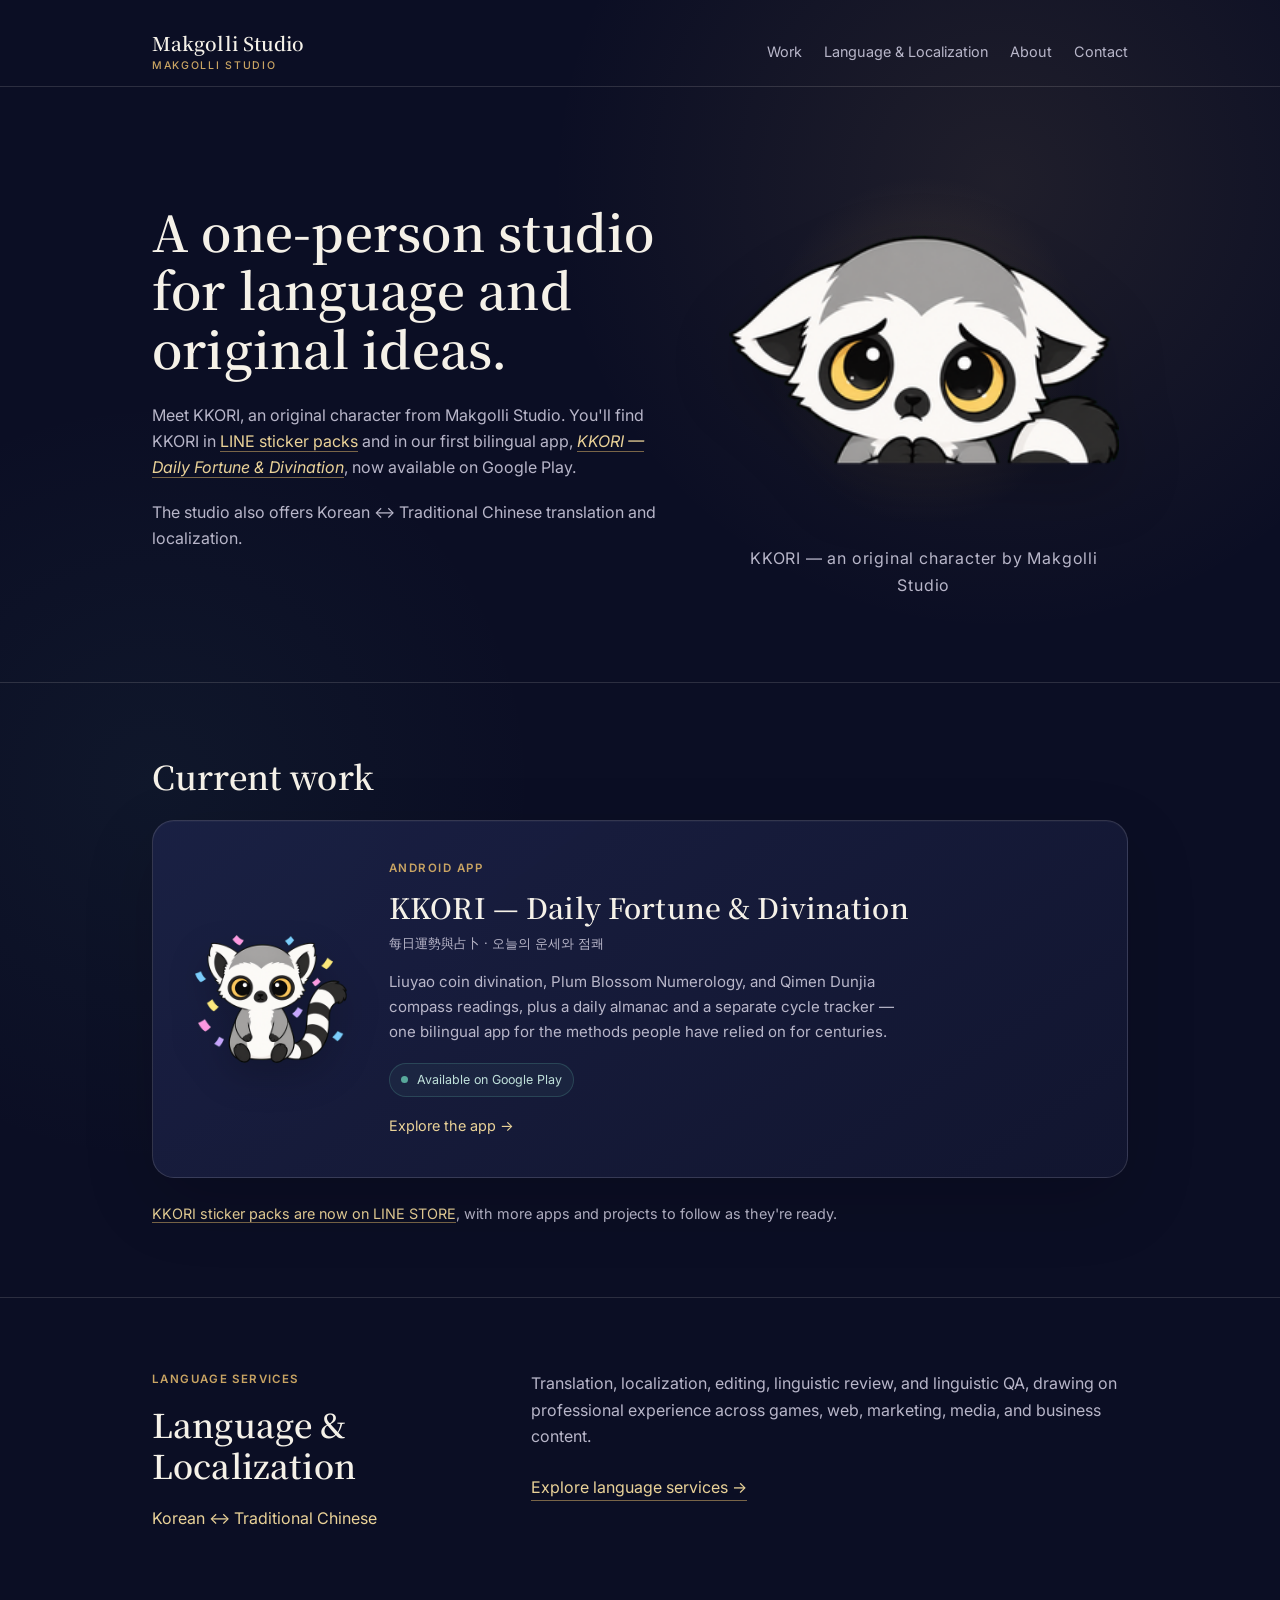
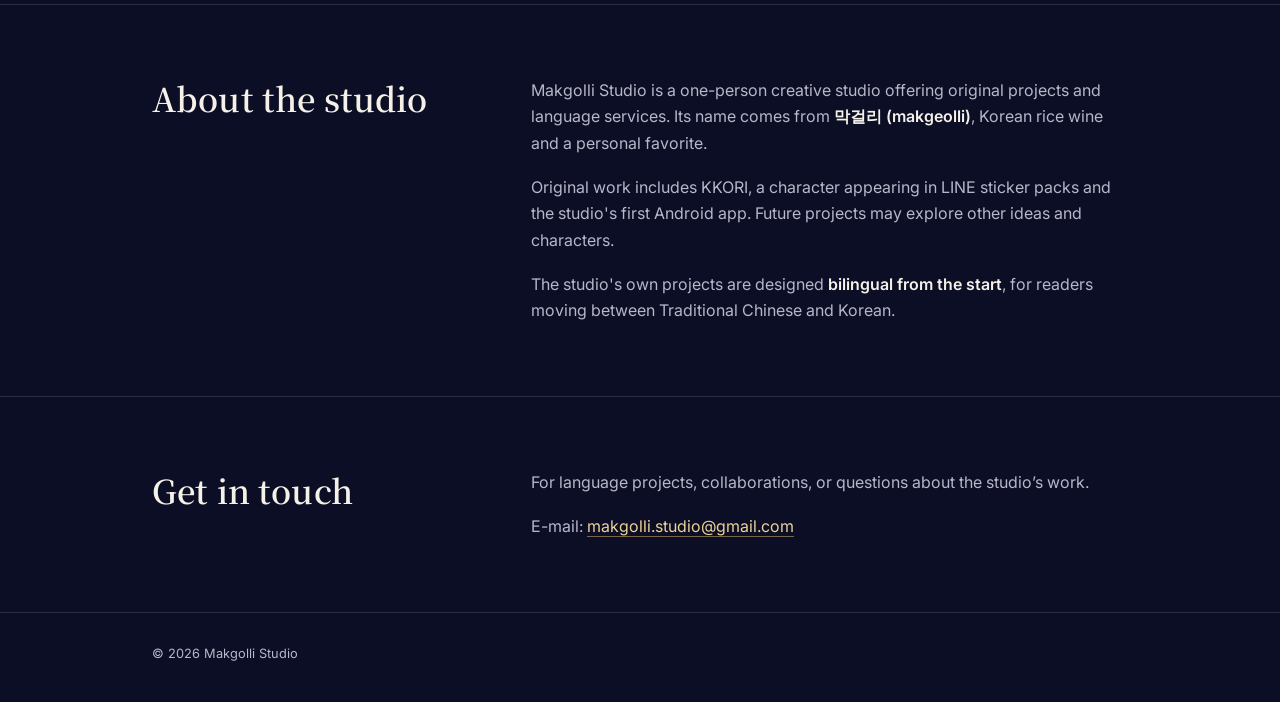
<file: index.html>
<!DOCTYPE html>
<html lang="en">
<head>
<meta name="google-site-verification" content="RXZldh5EI_qZjzKBdq91UYGep670wEVtq92VO8Ivunc" />
<meta charset="UTF-8">
<meta name="viewport" content="width=device-width, initial-scale=1.0">
<title>Makgolli Studio</title>
<meta name="description" content="Makgolli Studio creates original character projects, including KKORI sticker packs and KKORI — Daily Fortune & Divination, its first bilingual Android app. The studio also offers Korean ↔ Traditional Chinese translation and localization.">
<link rel="preconnect" href="https://fonts.googleapis.com">
<link rel="preconnect" href="https://fonts.gstatic.com" crossorigin>
<link href="https://fonts.googleapis.com/css2?family=Noto+Serif+TC:wght@400;600;700&amp;family=Inter:wght@400;500;600&amp;display=swap" rel="stylesheet">
<link rel="icon" type="image/png" href="assets/favicon.png">
<link rel="stylesheet" href="assets/studio.css">
<style>
  .hero{
    padding: 68px 0 84px;
  }
  .hero .wrap{
    display: grid;
    grid-template-columns: 1.12fr 0.88fr;
    align-items: center;
    gap: 48px;
  }
  .hero h1{
    max-width: 19ch;
    margin: 0 0 24px;
  }
  .hero p{
    max-width: 53ch;
    margin: 0;
    color: var(--paper-dim);
    font-size: 1rem;
  }
  .mascot-frame{
    justify-self: center;
    width: min(390px, 78vw);
    position: relative;
    display: flex;
    flex-direction: column;
    align-items: center;
  }
  .mascot-frame::before{
    content: "";
    position: absolute;
    inset: -12% -8% 0;
    z-index: 0;
    border-radius: 50%;
    background: radial-gradient(closest-side, rgba(201,164,99,0.2), transparent 70%);
  }
  .mascot-frame img{
    position: relative;
    width: 100%;
    height: auto;
    display: block;
    filter: drop-shadow(0 22px 32px rgba(0,0,0,0.22));
    animation: mascot-breathe 4.5s ease-in-out infinite;
  }
  .mascot-caption{
    position: relative;
    margin: 13px 0 0;
    color: var(--paper-dim);
    font-size: 0.75rem;
    letter-spacing: 0.05em;
    text-align: center;
  }
  @keyframes mascot-breathe{
    0%, 100% { transform: translateY(0); }
    50% { transform: translateY(-5px); }
  }

  .work-card{
    display: grid;
    grid-template-columns: 160px 1fr;
    gap: 38px;
    align-items: center;
    padding: 38px;
    color: inherit;
    text-decoration: none;
    border: 1px solid var(--ink-line);
    border-radius: 22px;
    background: linear-gradient(145deg, rgba(27,33,69,0.94), rgba(18,22,48,0.96));
    box-shadow: 0 24px 70px rgba(0,0,0,0.16), inset 0 1px rgba(255,255,255,0.03);
    transition: border-color 0.2s ease, transform 0.2s ease, box-shadow 0.2s ease;
  }
  .work-card:hover, .work-card:focus-visible{
    transform: translateY(-4px);
    border-color: rgba(201,164,99,0.72);
    box-shadow: 0 30px 80px rgba(0,0,0,0.24), inset 0 1px rgba(255,255,255,0.04);
  }
  .work-glyph{
    width: 100%;
    height: auto;
    display: block;
    filter: drop-shadow(0 14px 18px rgba(0,0,0,0.2));
  }
  .work-tag{
    margin: 0 0 12px;
    color: var(--brass);
    font-size: 0.72rem;
    font-weight: 600;
    letter-spacing: 0.13em;
    text-transform: uppercase;
  }
  .work-title{
    margin: 0 0 8px;
    font-size: clamp(1.35rem, 2.6vw, 1.75rem);
    line-height: 1.25;
  }
  .work-native{
    margin: 0 0 16px;
    color: var(--paper-dim);
    font-size: 0.8rem;
  }
  .work-desc{
    max-width: 59ch;
    margin: 0 0 18px;
    color: var(--paper-dim);
    font-size: 0.94rem;
  }
  .work-status{
    display: inline-flex;
    align-items: center;
    gap: 9px;
    padding: 6px 11px;
    color: #bfe0da;
    border: 1px solid rgba(88,168,155,0.25);
    border-radius: 999px;
    background: rgba(88,168,155,0.08);
    font-size: 0.78rem;
  }
  .work-status .dot{
    width: 7px;
    height: 7px;
    border-radius: 50%;
    background: var(--teal);
  }
  .work-link{
    display: inline-block;
    margin-top: 17px;
    color: var(--brass-bright);
    font-size: 0.9rem;
  }
  .more-work{
    margin: 24px 0 0;
    color: var(--paper-dim);
    font-size: 0.9rem;
  }

  .about p, .contact p{
    max-width: 66ch;
    color: var(--paper-dim);
    font-size: 1rem;
  }
  .about p + p{ margin-top: 18px; }
  .about strong{ color: var(--paper); font-weight: 600; }

  .hero p + p{ margin-top: 18px; }
  .language-summary h2{ margin-bottom: 20px; }
  .language-pair{ margin: 0; color: var(--brass-bright); font-size: 1rem; }
  .summary-copy{ color: var(--paper-dim); margin: 0 0 18px; }
  .summary-link{ display: inline-block; margin-top: 6px; }
  .about p, .contact p{ margin: 0 0 18px; }
  .about p:last-child, .contact p:last-child{ margin-bottom: 0; }
  .contact a{ overflow-wrap: anywhere; }
  @media (max-width: 760px){
    .hero{ padding: 48px 0 64px; }
    .hero .wrap{ grid-template-columns: 1fr; gap: 38px; }
    .mascot-frame{ width: 210px; }
    .work-card{ grid-template-columns: 86px 1fr; gap: 22px; padding: 26px; }
  }
  @media (max-width: 500px){
    .work-card{ grid-template-columns: 1fr; }
    .work-glyph{ width: 86px; }
  }

</style>
<link rel="stylesheet" href="assets/studio-interactions.css?v=20261005-2">
<script src="assets/studio-interactions.js?v=20261005-2" defer></script>
</head>
<body>
<a class="skip-link" href="#top">Skip to content</a>

<header>
  <div class="wrap">
    <a class="brand" href="index.html">Makgolli Studio<small>MAKGOLLI STUDIO</small></a>
    <nav class="site-nav" aria-label="Main navigation">
      <ul>
        <li><a href="#work">Work</a></li>
        <li><a href="language-localization.html">Language &amp; Localization</a></li>
        <li><a href="#about">About</a></li>
        <li><a href="#contact">Contact</a></li>
      </ul>
    </nav>
  </div>
</header>

<main id="top">

  <section class="hero">
    <div class="wrap">
      <div>
        <h1 class="page-title">A one-person studio for language and original ideas.</h1>
        <p>Meet KKORI, an original character from Makgolli Studio. You'll find KKORI in <a href="https://store.line.me/stickershop/author/6618095" class="inline-link">LINE sticker packs</a> and in our first bilingual app, <a href="kkori.html" class="inline-link"><em>KKORI &mdash; Daily Fortune &amp; Divination</em></a>, now available on Google Play.</p>
        <p>The studio also offers Korean &harr; Traditional Chinese translation and localization.</p>
      </div>
      <div class="mascot-frame">
        <img src="assets/favicon.png" alt="KKORI, the studio's ring-tailed lemur mascot" width="256" height="256" loading="eager">
        <p class="mascot-caption">KKORI &mdash; an original character by Makgolli Studio</p>
      </div>
    </div>
  </section>

  <section id="work">
    <div class="wrap">
      <h2 class="eyebrow-free-heading">Current work</h2>

      <a class="work-card" href="kkori.html">
        <img class="work-glyph" src="assets/kkori-mascot.png" alt="KKORI, the studio's ring-tailed lemur mascot" loading="lazy">
        <div>
          <p class="work-tag">Android app</p>
          <h3 class="work-title">KKORI &mdash; Daily Fortune &amp; Divination</h3>
          <p class="work-native">每日運勢與占卜 &middot; 오늘의 운세와 점쾌</p>
          <p class="work-desc">Liuyao coin divination, Plum Blossom Numerology, and Qimen Dunjia compass readings, plus a daily almanac and a separate cycle tracker &mdash; one bilingual app for the methods people have relied on for centuries.</p>
          <span class="work-status"><span class="dot"></span> Available on Google Play</span>
          <br>
          <span class="work-link">Explore the app &rarr;</span>
        </div>
      </a>

      <p class="more-work"><a href="https://store.line.me/stickershop/author/6618095" class="inline-link">KKORI sticker packs are now on LINE STORE</a>, with more apps and projects to follow as they're ready.</p>
    </div>
  </section>

  <section id="language" aria-labelledby="language-heading">
    <div class="wrap section-layout language-summary">
      <div>
        <p class="section-label">Language services</p>
        <h2 id="language-heading" class="eyebrow-free-heading">Language &amp; Localization</h2>
        <p class="language-pair">Korean &harr; Traditional Chinese</p>
      </div>
      <div>
        <p class="summary-copy">Translation, localization, editing, linguistic review, and linguistic QA, drawing on professional experience across games, web, marketing, media, and business content.</p>
        <a class="inline-link summary-link" href="language-localization.html">Explore language services &rarr;</a>
      </div>
    </div>
  </section>

  <section id="about" class="about">
    <div class="wrap section-layout">
      <h2 class="eyebrow-free-heading">About the studio</h2>
      <div>
        <p>Makgolli Studio is a one-person creative studio offering original projects and language services. Its name comes from <strong>막걸리 (makgeolli)</strong>, Korean rice wine and a personal favorite.</p>
        <p>Original work includes KKORI, a character appearing in LINE sticker packs and the studio's first Android app. Future projects may explore other ideas and characters.</p>
        <p>The studio's own projects are designed <strong>bilingual from the start</strong>, for readers moving between Traditional Chinese and Korean.</p>
      </div>
    </div>
  </section>

  <section id="contact" class="contact">
    <div class="wrap section-layout">
      <h2 class="eyebrow-free-heading">Get in touch</h2>
      <div>
        <p class="contact-context">For language projects, collaborations, or questions about the studio’s work.</p>
        <p>E-mail: <a href="mailto:makgolli.studio@gmail.com" class="inline-link">makgolli.studio@gmail.com</a></p>
      </div>
    </div>
  </section>

</main>

<footer>
  <div class="wrap">
    <span>&copy; 2026 Makgolli Studio</span>
  </div>
</footer>

</body>
</html>
</file>
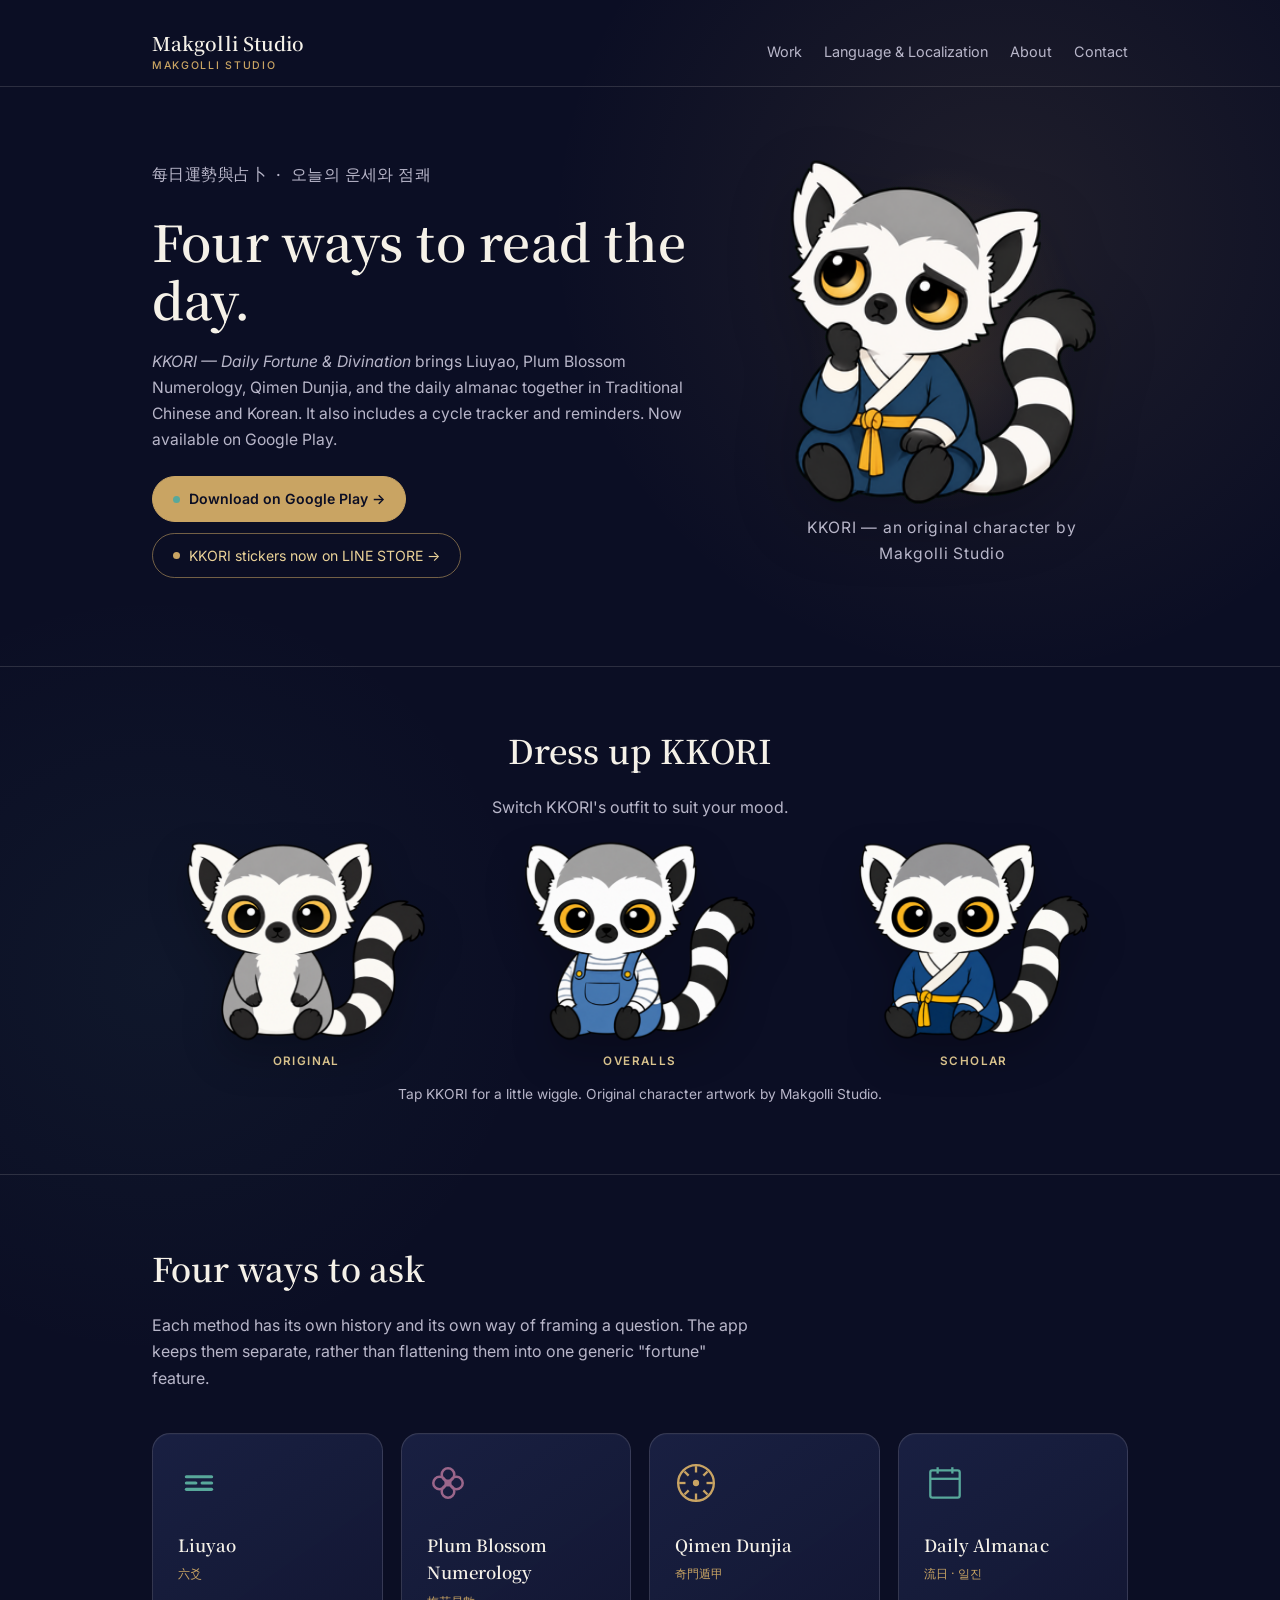
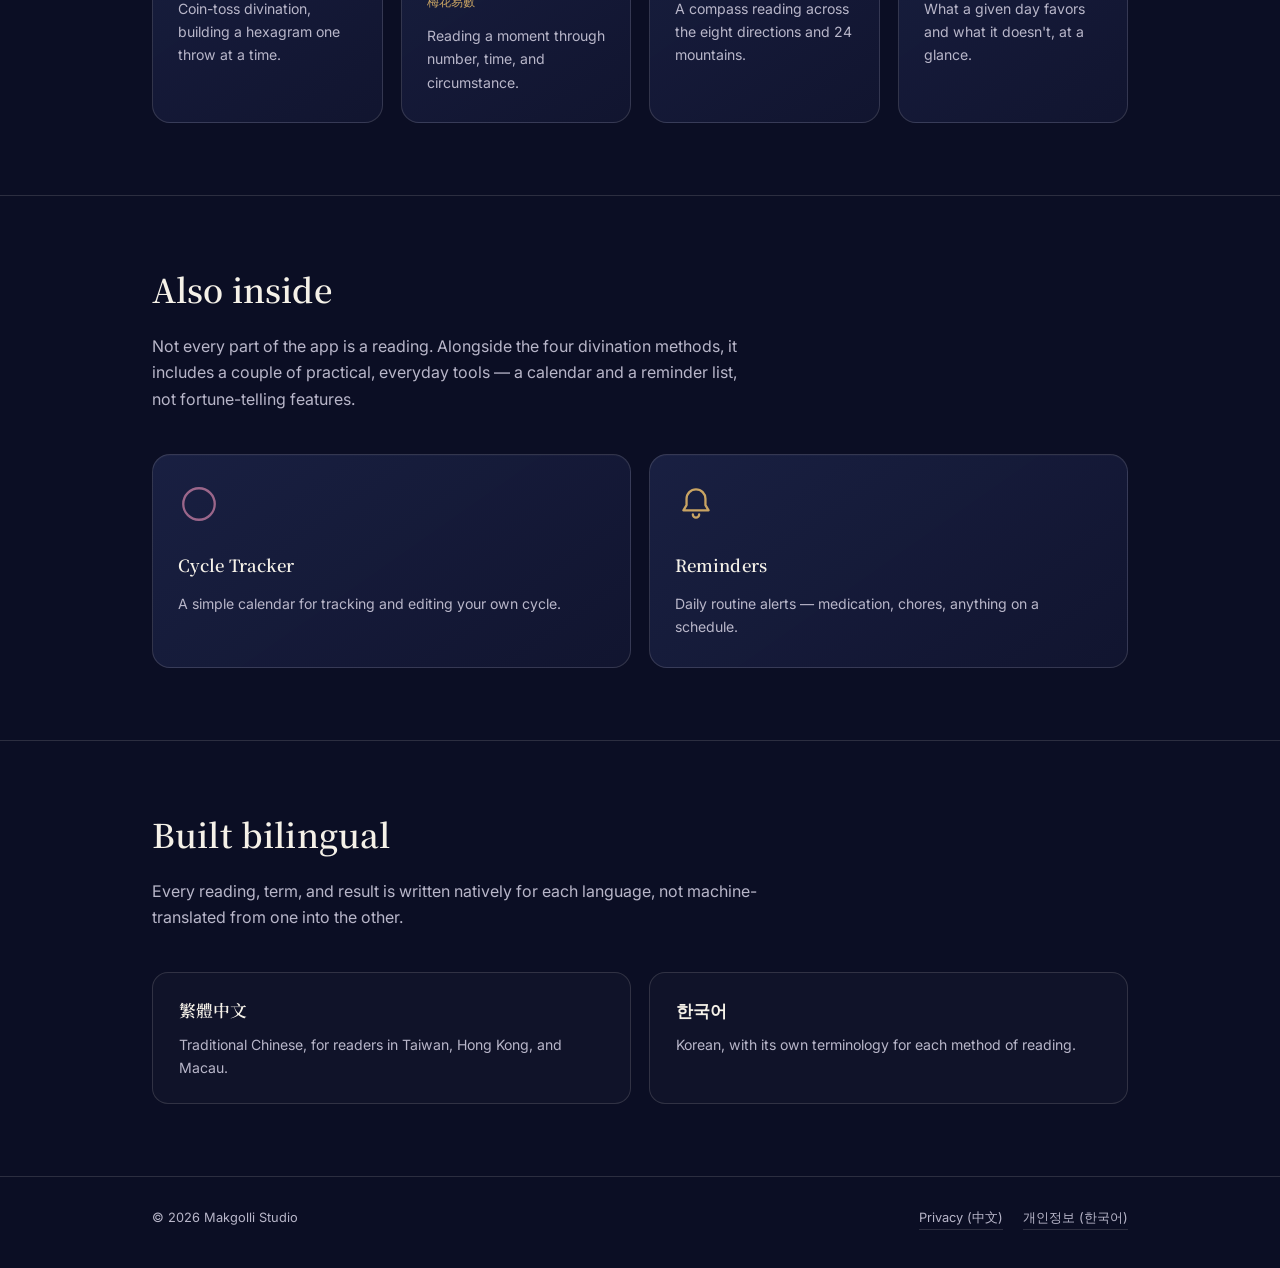
<file: kkori.html>
<!DOCTYPE html>
<html lang="en">
<head>
<meta charset="UTF-8">
<meta name="viewport" content="width=device-width, initial-scale=1.0">
<title>KKORI &mdash; Daily Fortune &amp; Divination | Makgolli Studio</title>
<meta name="description" content="KKORI &mdash; Daily Fortune &amp; Divination is a bilingual divination app from Makgolli Studio, now available on Google Play, with Liuyao, Plum Blossom Numerology, Qimen Dunjia, daily almanac, reminders, and a cycle tracker.">
<link rel="preconnect" href="https://fonts.googleapis.com">
<link rel="preconnect" href="https://fonts.gstatic.com" crossorigin>
<link href="https://fonts.googleapis.com/css2?family=Noto+Serif+TC:wght@400;600;700&amp;family=Inter:wght@400;500;600&amp;display=swap" rel="stylesheet">
<link rel="icon" type="image/png" href="assets/favicon.png">
<link rel="stylesheet" href="assets/studio.css">
<style>
  .hero{ padding: 62px 0 76px; }
  .hero .wrap{
    display: grid;
    grid-template-columns: 1.2fr 0.8fr;
    align-items: center;
    gap: 46px;
  }
  .kicker{
    margin: 0 0 18px;
    color: var(--brass);
    font-size: 0.82rem;
    font-weight: 500;
    letter-spacing: 0.03em;
  }
  .hero h1{
    max-width: 20ch;
    margin: 0 0 20px;
  }
  .hero p{
    max-width: 58ch;
    margin: 0 0 24px;
    color: var(--paper-dim);
    font-size: 0.98rem;
  }
  .badge-group{
    display: flex;
    align-items: center;
    flex-wrap: wrap;
    gap: 11px;
  }
  .badge-group .dot{ width: 7px; height: 7px; border-radius: 50%; background: var(--teal); flex-shrink: 0; }
  .badge-group .dot-live{ background: var(--brass); }
  .mascot-frame{
    justify-self: center;
    width: min(330px, 68vw);
    position: relative;
    display: flex;
    flex-direction: column;
    align-items: center;
  }
  .mascot-frame::before{
    content: "";
    position: absolute;
    inset: -13% -8% 1%;
    z-index: 0;
    border-radius: 50%;
    background: radial-gradient(closest-side, rgba(201,164,99,0.2), transparent 70%);
  }
  .mascot-frame img{
    position: relative;
    width: 100%;
    height: auto;
    display: block;
    filter: drop-shadow(0 22px 32px rgba(0,0,0,0.22));
    animation: mascot-breathe 4.5s ease-in-out infinite;
  }
  .mascot-caption{
    position: relative;
    margin: 13px 0 0;
    color: var(--paper-dim);
    font-size: 0.75rem;
    letter-spacing: 0.05em;
    text-align: center;
  }
  @keyframes mascot-breathe{
    0%, 100% { transform: translateY(0); }
    50% { transform: translateY(-5px); }
  }

  .section-intro{
    max-width: 61ch;
    margin: 0 0 42px;
    color: var(--paper-dim);
  }

  #outfits{ padding: 62px 0 68px; }
  #outfits .wrap{ text-align: center; }
  #outfits .section-intro{ margin: 0 auto 12px; }
  .outfit-lineup{
    display: grid;
    grid-template-columns: repeat(3, minmax(0, 1fr));
    align-items: end;
    gap: clamp(12px, 2vw, 26px);
    width: 100%;
    margin: 0 auto;
  }
  .look-item{
    min-width: 0;
    margin: 0;
    text-align: center;
  }
  .look-image{
    display: block;
    width: 125%;
    max-width: 400px;
    height: auto;
    margin: 0 0 0 -12.5%;
    object-fit: contain;
    filter: drop-shadow(0 18px 20px rgba(0,0,0,0.22));
    transition: transform 0.25s ease;
  }
  .look-item:hover .look-image{ transform: translateY(-5px); }
  .look-name{
    margin-top: 0;
    color: var(--brass-bright);
    font-size: 0.73rem;
    font-weight: 600;
    letter-spacing: 0.12em;
    text-transform: uppercase;
  }
  .lineup-note{
    max-width: 62ch;
    margin: 12px auto 0;
    color: var(--paper-dim);
    font-size: 0.86rem;
  }

  .features{
    display: grid;
    grid-template-columns: repeat(auto-fit, minmax(205px, 1fr));
    gap: 18px;
  }
  .feature{
    min-height: 100%;
    padding: 28px 25px;
    border: 1px solid var(--ink-line);
    border-radius: 18px;
    background: linear-gradient(145deg, rgba(27,33,69,0.92), rgba(18,22,48,0.94));
    box-shadow: inset 0 1px rgba(255,255,255,0.025);
    transition: transform 0.2s ease, border-color 0.2s ease;
  }
  .feature:hover{
    transform: translateY(-3px);
    border-color: rgba(201,164,99,0.45);
  }
  .feature svg{
    width: 42px;
    height: 42px;
    margin-bottom: 20px;
  }
  .feature h3{
    margin: 0 0 5px;
    font-size: 1.05rem;
  }
  .feature .native{
    margin: 0 0 12px;
    color: var(--brass);
    font-family: 'Inter', sans-serif;
    font-size: 0.77rem;
  }
  .feature p{
    margin: 0;
    color: var(--paper-dim);
    font-size: 0.88rem;
  }

  .languages{
    display: grid;
    grid-template-columns: repeat(2, minmax(0, 1fr));
    gap: 18px;
  }
  .lang-card{
    padding: 24px 26px;
    border: 1px solid var(--ink-line);
    border-radius: 16px;
    background: rgba(255,255,255,0.025);
  }
  .lang-card h3{
    margin: 0 0 8px;
    font-size: 1.05rem;
  }
  .lang-card p{
    margin: 0;
    color: var(--paper-dim);
    font-size: 0.88rem;
  }


  @media (max-width: 760px){
    .hero{ padding: 48px 0 64px; }
    .hero .wrap{ grid-template-columns: 1fr; gap: 38px; }
    .mascot-frame{ width: 210px; }
    #outfits{ padding: 52px 0 58px; }
    .outfit-lineup{ gap: 4px; }
    .look-image{ width: 120%; margin-left: -10%; }
    .look-name{ font-size: .64rem; letter-spacing: .08em; }
  }
  @media (max-width: 520px){
    .badge-group{ align-items: flex-start; flex-direction: column; }
    .features, .languages{ grid-template-columns: 1fr; }
  }

</style>
<link rel="stylesheet" href="assets/studio-interactions.css?v=20261005-2">
<script src="assets/studio-interactions.js?v=20261005-2" defer></script>
</head>
<body>
<a class="skip-link" href="#main">Skip to content</a>

<header>
  <div class="wrap">
    <a class="brand" href="index.html">Makgolli Studio<small>MAKGOLLI STUDIO</small></a>
    <nav class="site-nav" aria-label="Main navigation">
      <ul>
        <li><a href="index.html#work">Work</a></li>
        <li><a href="language-localization.html">Language &amp; Localization</a></li>
        <li><a href="index.html#about">About</a></li>
        <li><a href="index.html#contact">Contact</a></li>
      </ul>
    </nav>
  </div>
</header>

<main id="main">

  <section class="hero">
    <div class="wrap">
      <div>
        <p class="kicker">每日運勢與占卜 &nbsp;&middot;&nbsp; 오늘의 운세와 점쾌</p>
        <h1 class="page-title">Four ways to read the day.</h1>
        <p><em>KKORI &mdash; Daily Fortune &amp; Divination</em> brings Liuyao, Plum Blossom Numerology, Qimen Dunjia, and the daily almanac together in Traditional Chinese and Korean. It also includes a cycle tracker and reminders. Now available on Google Play.</p>
        <div class="badge-group">
          <a class="button button-primary" href="https://play.google.com/store/apps/details?id=app.kkori.companion"><span class="dot"></span> Download on Google Play &rarr;</a>
          <a class="button button-secondary" href="https://store.line.me/stickershop/author/6618095"><span class="dot dot-live"></span> KKORI stickers now on LINE STORE &rarr;</a>
        </div>
      </div>
      <div class="mascot-frame">
        <img src="assets/kkori-mascot-scholar.png" alt="KKORI, thinking about what's ahead." width="285" height="254" loading="eager">
        <p class="mascot-caption">KKORI &mdash; an original character by Makgolli Studio</p>
      </div>
    </div>
  </section>

  <section id="outfits">
    <div class="wrap">
      <h2 class="eyebrow-free-heading">Dress up KKORI</h2>
      <p class="section-intro">Switch KKORI's outfit to suit your mood.</p>
      <div class="outfit-lineup">
        <figure class="look-item">
          <button class="look-preview" type="button" aria-label="Animate KKORI in the original base look">
            <img class="look-image" src="assets/kkori-look-base-v2.png" alt="KKORI in the original base look." width="800" height="455" loading="lazy">
          </button>
          <figcaption class="look-name">Original</figcaption>
        </figure>
        <figure class="look-item">
          <button class="look-preview" type="button" aria-label="Animate KKORI wearing blue overalls">
            <img class="look-image" src="assets/kkori-look-overalls-v2.png" alt="KKORI wearing blue overalls." width="800" height="455" loading="lazy">
          </button>
          <figcaption class="look-name">Overalls</figcaption>
        </figure>
        <figure class="look-item">
          <button class="look-preview" type="button" aria-label="Animate KKORI wearing the scholar outfit">
            <img class="look-image" src="assets/kkori-look-scholar-v2.png" alt="KKORI wearing the scholar outfit." width="800" height="455" loading="lazy">
          </button>
          <figcaption class="look-name">Scholar</figcaption>
        </figure>
      </div>
      <p class="lineup-note">Tap KKORI for a little wiggle. Original character artwork by Makgolli Studio.</p>
    </div>
  </section>

  <section id="readings">
    <div class="wrap">
      <h2 class="eyebrow-free-heading">Four ways to ask</h2>
      <p class="section-intro">Each method has its own history and its own way of framing a question. The app keeps them separate, rather than flattening them into one generic "fortune" feature.</p>
      <div class="features">

        <div class="feature">
          <svg viewBox="0 0 40 40"><line x1="8" y1="14" x2="32" y2="14" stroke="var(--teal)" stroke-width="3" stroke-linecap="round"/><line x1="8" y1="20" x2="17" y2="20" stroke="var(--teal)" stroke-width="3" stroke-linecap="round"/><line x1="23" y1="20" x2="32" y2="20" stroke="var(--teal)" stroke-width="3" stroke-linecap="round"/><line x1="8" y1="26" x2="32" y2="26" stroke="var(--teal)" stroke-width="3" stroke-linecap="round"/></svg>
          <h3>Liuyao</h3>
          <p class="native">六爻</p>
          <p>Coin-toss divination, building a hexagram one throw at a time.</p>
        </div>

        <div class="feature">
          <svg viewBox="0 0 40 40" fill="none" stroke="var(--plum)" stroke-width="2.4" stroke-linejoin="round"><circle cx="20" cy="12" r="6"/><circle cx="20" cy="28" r="6"/><circle cx="12" cy="20" r="6"/><circle cx="28" cy="20" r="6"/><circle cx="20" cy="20" r="3" fill="var(--plum)" stroke="none"/></svg>
          <h3>Plum Blossom Numerology</h3>
          <p class="native">梅花易數</p>
          <p>Reading a moment through number, time, and circumstance.</p>
        </div>

        <div class="feature">
          <svg viewBox="0 0 40 40" fill="none" stroke="var(--brass)" stroke-width="2.2"><circle cx="20" cy="20" r="17"/><line x1="20" y1="4" x2="20" y2="10"/><line x1="20" y1="30" x2="20" y2="36"/><line x1="4" y1="20" x2="10" y2="20"/><line x1="30" y1="20" x2="36" y2="20"/><line x1="9" y1="9" x2="13" y2="13"/><line x1="27" y1="27" x2="31" y2="31"/><line x1="9" y1="31" x2="13" y2="27"/><line x1="27" y1="13" x2="31" y2="9"/><circle cx="20" cy="20" r="3" fill="var(--brass)" stroke="none"/></svg>
          <h3>Qimen Dunjia</h3>
          <p class="native">奇門遁甲</p>
          <p>A compass reading across the eight directions and 24 mountains.</p>
        </div>

        <div class="feature">
          <svg viewBox="0 0 40 40" fill="none" stroke="var(--teal)" stroke-width="2.2"><rect x="6" y="8" width="28" height="26" rx="2"/><line x1="6" y1="16" x2="34" y2="16"/><line x1="13" y1="5" x2="13" y2="11"/><line x1="27" y1="5" x2="27" y2="11"/></svg>
          <h3>Daily Almanac</h3>
          <p class="native">流日 &middot; 일진</p>
          <p>What a given day favors and what it doesn't, at a glance.</p>
        </div>

      </div>
    </div>
  </section>

  <section id="extras">
    <div class="wrap">
      <h2 class="eyebrow-free-heading">Also inside</h2>
      <p class="section-intro">Not every part of the app is a reading. Alongside the four divination methods, it includes a couple of practical, everyday tools &mdash; a calendar and a reminder list, not fortune-telling features.</p>
      <div class="features">
        <div class="feature">
          <svg viewBox="0 0 40 40" fill="none" stroke="var(--plum)" stroke-width="2.2"><circle cx="20" cy="20" r="15"/><path d="M20 5a15 15 0 0 0 0 30 11 11 0 0 1 0-30Z" fill="var(--plum)" stroke="none" opacity="0.55"/></svg>
          <h3>Cycle Tracker</h3>
          <p class="native"></p>
          <p>A simple calendar for tracking and editing your own cycle.</p>
        </div>
        <div class="feature">
          <svg viewBox="0 0 40 40" fill="none" stroke="var(--brass)" stroke-width="2.2"><path d="M20 6a9 9 0 0 0-9 9v6l-3 5h24l-3-5v-6a9 9 0 0 0-9-9Z" stroke-linejoin="round"/><path d="M17 30a3 3 0 0 0 6 0" stroke-linecap="round"/></svg>
          <h3>Reminders</h3>
          <p class="native"></p>
          <p>Daily routine alerts &mdash; medication, chores, anything on a schedule.</p>
        </div>
      </div>
    </div>
  </section>

  <section id="languages">
    <div class="wrap">
      <h2 class="eyebrow-free-heading">Built bilingual</h2>
      <p class="section-intro">Every reading, term, and result is written natively for each language, not machine-translated from one into the other.</p>
      <div class="languages">
        <div class="lang-card">
          <h3>繁體中文</h3>
          <p>Traditional Chinese, for readers in Taiwan, Hong Kong, and Macau.</p>
        </div>
        <div class="lang-card">
          <h3>한국어</h3>
          <p>Korean, with its own terminology for each method of reading.</p>
        </div>
      </div>
    </div>
  </section>

</main>

<footer>
  <div class="wrap">
    <span>&copy; 2026 Makgolli Studio</span>
    <nav class="footer-links" aria-label="App privacy policies">
      <a href="https://makgolli-studio.github.io/makgolli-studio-privacy/privacy-policy.html">Privacy (中文)</a>
      <a href="https://makgolli-studio.github.io/makgolli-studio-privacy/privacy-policy.ko.html">개인정보 (한국어)</a>
    </nav>
  </div>
</footer>

</body>
</html>
</file>
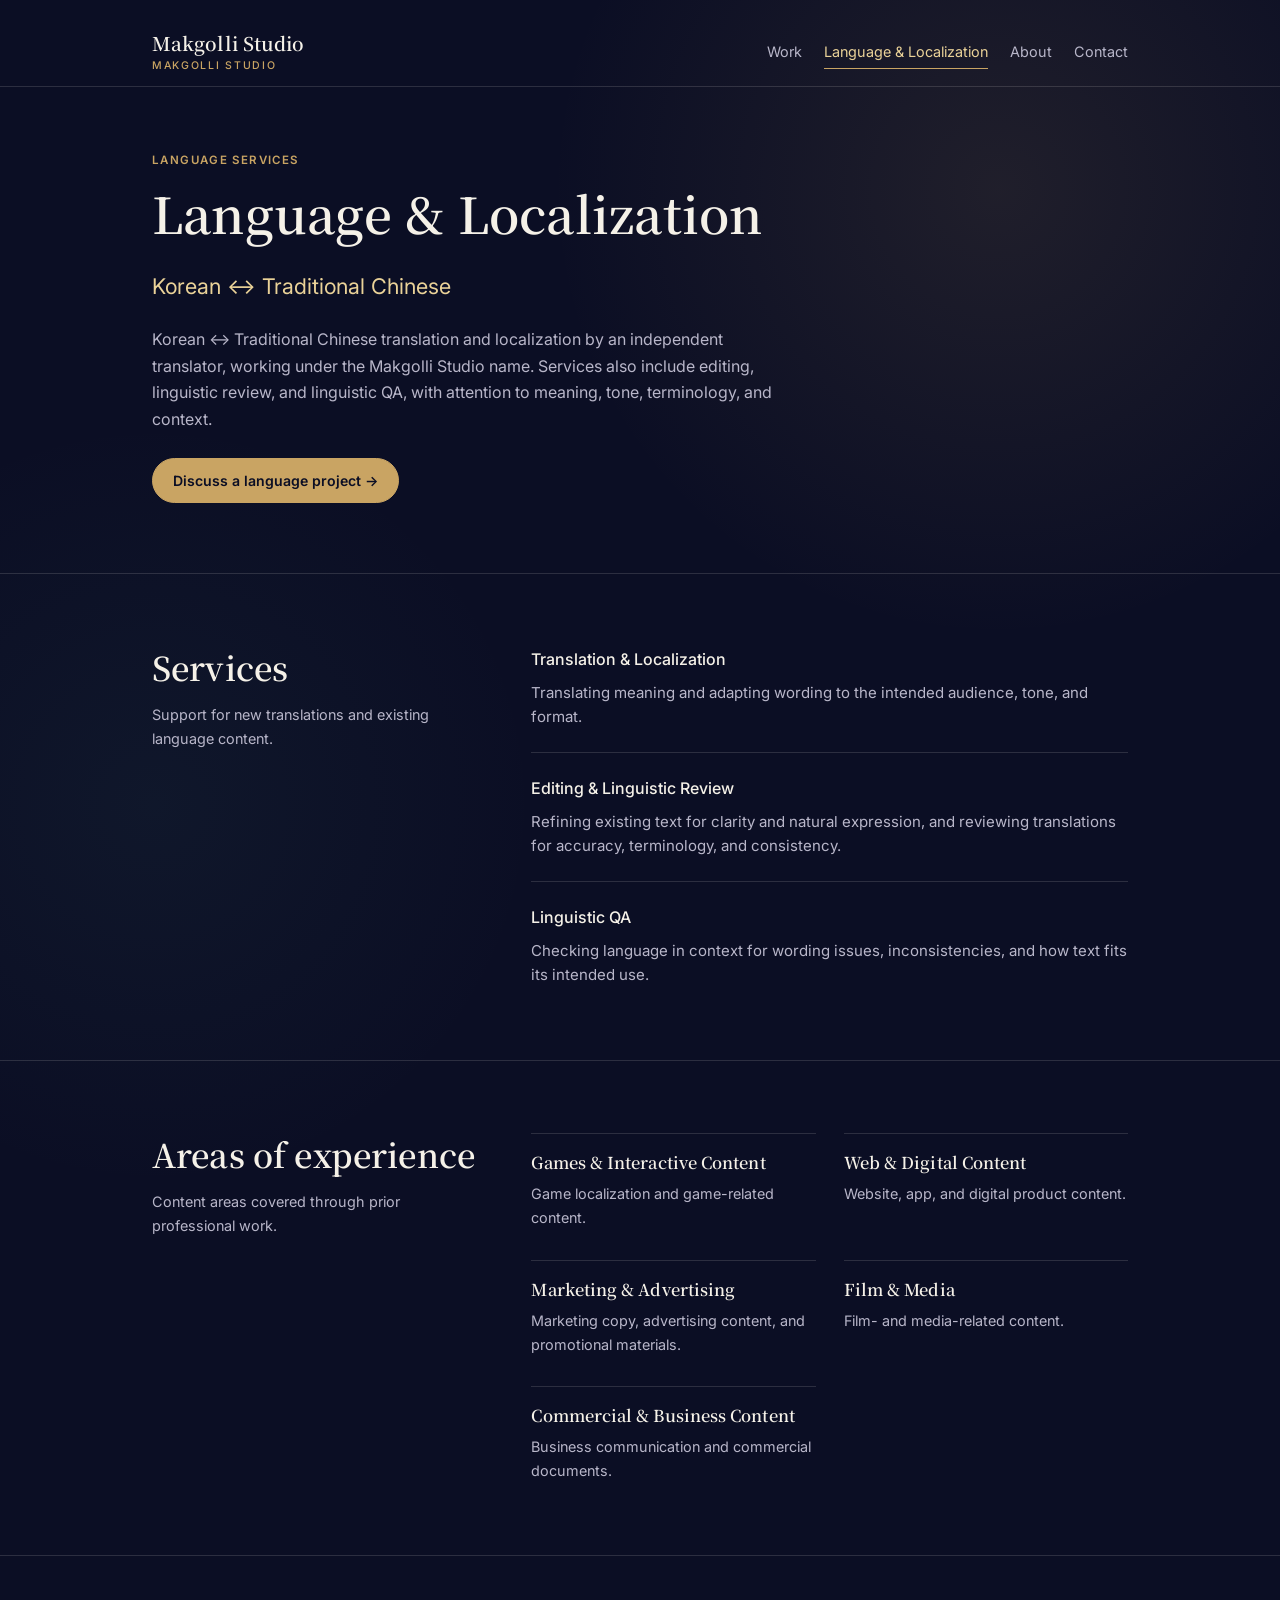
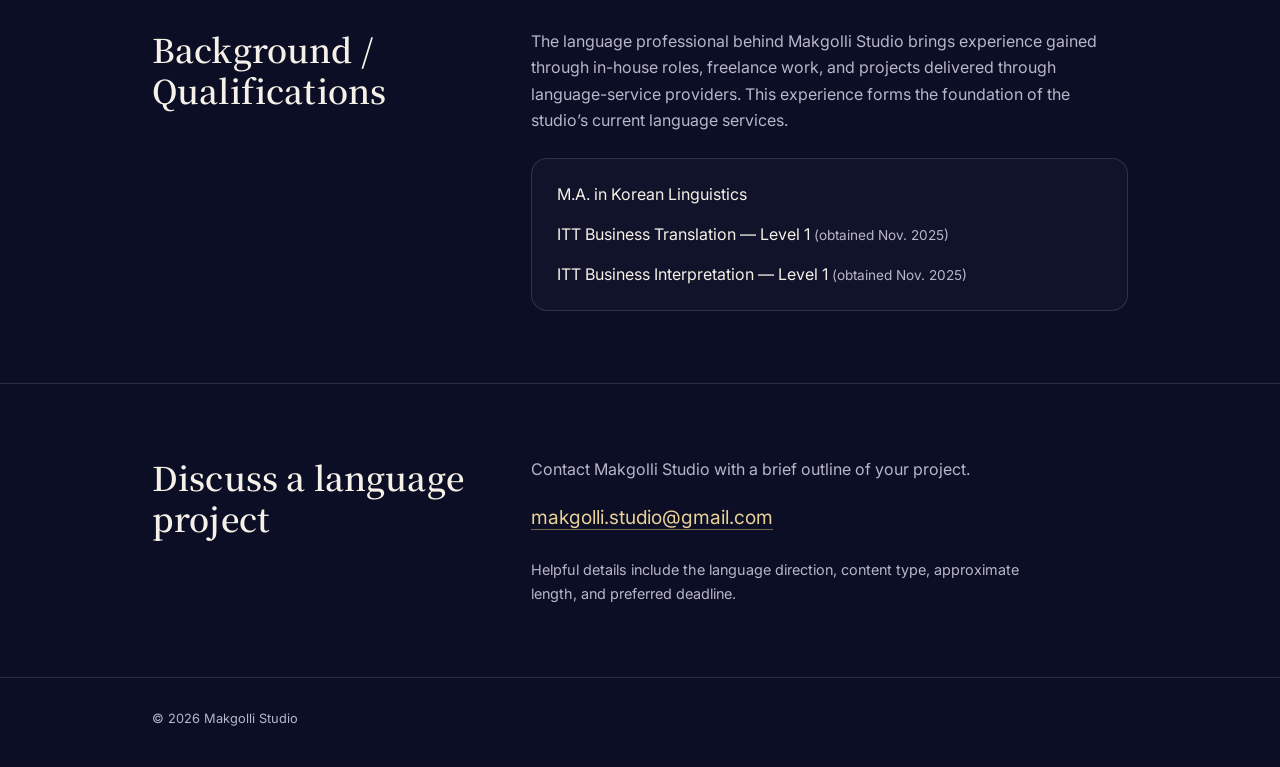
<file: language-localization.html>
<!DOCTYPE html>
<html lang="en">
<head>
<meta charset="UTF-8">
<meta name="viewport" content="width=device-width, initial-scale=1.0">
<title>Language &amp; Localization | Makgolli Studio</title>
<meta name="description" content="Korean ↔ Traditional Chinese translation, localization, editing, linguistic review, and linguistic QA from Makgolli Studio, informed by experience across games, web, marketing, media, and business content.">
<link rel="canonical" href="https://makgolli-studio.github.io/language-localization.html">
<link rel="preconnect" href="https://fonts.googleapis.com">
<link rel="preconnect" href="https://fonts.gstatic.com" crossorigin>
<link href="https://fonts.googleapis.com/css2?family=Noto+Serif+TC:wght@400;600;700&amp;family=Inter:wght@400;500;600&amp;display=swap" rel="stylesheet">
<link rel="icon" type="image/png" href="assets/favicon.png">
<link rel="stylesheet" href="assets/studio.css">
<style>
  .service-hero{ padding: 64px 0 70px; }
  .service-hero h1{ margin: 0 0 26px; max-width: 26ch; }
  .hero-language-pair{ margin: 0 0 22px; font-size: clamp(1.1rem, 2.4vw, 1.35rem); color: var(--brass-bright); }
  .service-hero .intro{ max-width: 64ch; margin: 0 0 26px; color: var(--paper-dim); }
  .section-layout .eyebrow-free-heading{ margin-bottom: 16px; }
  .section-note{ margin: 0; color: var(--paper-dim); font-size: .9rem; }
  .service-list{ margin: 0; }
  .service-row{ padding: 22px 0; border-top: 1px solid var(--ink-line); }
  .service-row:first-child{ padding-top: 0; border-top: 0; }
  .service-row:last-child{ padding-bottom: 0; }
  .service-list dt{ margin: 0 0 8px; color: var(--paper); font-weight: 500; }
  .service-list dd{ margin: 0; color: var(--paper-dim); font-size: .94rem; }
  .areas{ list-style: none; padding: 0; margin: 0; display: grid; grid-template-columns: repeat(2, minmax(0, 1fr)); gap: 30px 28px; }
  .areas li{ border-top: 1px solid var(--ink-line); padding-top: 17px; }
  .areas h3{ font-size: 1.03rem; margin: 0 0 8px; line-height: 1.4; }
  .areas p{ font-size: .9rem; color: var(--paper-dim); margin: 0; }
  .background-copy{ color: var(--paper-dim); margin: 0 0 24px; }
  .qualifications{ list-style: none; padding: 22px 25px; margin: 0; border: 1px solid var(--ink-line); border-radius: 16px; background: rgba(255,255,255,.025); }
  .qualifications li + li{ margin-top: 14px; }
  .obtained{ color: var(--paper-dim); font-size: .85rem; }
  .language-contact p{ color: var(--paper-dim); margin: 0 0 20px; }
  .language-contact .email{ font-size: clamp(1rem, 2.5vw, 1.2rem); overflow-wrap: anywhere; }
  .language-contact .brief-note{ max-width: 58ch; margin: 24px 0 0; font-size: .9rem; }
  @media (max-width: 760px){
    .service-hero{ padding: 48px 0 54px; }
    .section-layout .eyebrow-free-heading{ margin-bottom: 12px; }
  }
  @media (max-width: 500px){ .areas{ grid-template-columns: 1fr; gap: 22px; } .qualifications{ padding: 20px; } }


</style>
<link rel="stylesheet" href="assets/studio-interactions.css?v=20261005-2">
<script src="assets/studio-interactions.js?v=20261005-2" defer></script>
</head>
<body>
<a class="skip-link" href="#main">Skip to content</a>
<header>
  <div class="wrap">
    <a class="brand" href="index.html">Makgolli Studio<small>MAKGOLLI STUDIO</small></a>
    <nav class="site-nav" aria-label="Main navigation">
      <ul>
        <li><a href="index.html#work">Work</a></li>
        <li><a href="language-localization.html" aria-current="page">Language &amp; Localization</a></li>
        <li><a href="index.html#about">About</a></li>
        <li><a href="#contact">Contact</a></li>
      </ul>
    </nav>
  </div>
</header>
<main id="main">
  <section class="service-hero" aria-labelledby="page-heading">
    <div class="wrap">
      <p class="section-label">Language services</p>
      <h1 id="page-heading" class="page-title">Language &amp; Localization</h1>
      <p class="hero-language-pair">Korean &harr; Traditional Chinese</p>
      <p class="intro">Korean &harr; Traditional Chinese translation and localization by an independent translator, working under the Makgolli Studio name. Services also include editing, linguistic review, and linguistic QA, with attention to meaning, tone, terminology, and context.</p>
      <a class="button button-primary" href="#contact">Discuss a language project &rarr;</a>
    </div>
  </section>
  <section id="services" class="service-section" aria-labelledby="services-heading">
    <div class="wrap section-layout">
      <div>
        <h2 id="services-heading" class="eyebrow-free-heading">Services</h2>
        <p class="section-note">Support for new translations and existing language content.</p>
      </div>
      <dl class="service-list">
        <div class="service-row">
          <dt>Translation &amp; Localization</dt>
          <dd>Translating meaning and adapting wording to the intended audience, tone, and format.</dd>
        </div>
        <div class="service-row">
          <dt>Editing &amp; Linguistic Review</dt>
          <dd>Refining existing text for clarity and natural expression, and reviewing translations for accuracy, terminology, and consistency.</dd>
        </div>
        <div class="service-row">
          <dt>Linguistic QA</dt>
          <dd>Checking language in context for wording issues, inconsistencies, and how text fits its intended use.</dd>
        </div>
      </dl>
    </div>
  </section>
  <section id="experience" class="service-section" aria-labelledby="experience-heading">
    <div class="wrap section-layout">
      <div>
        <h2 id="experience-heading" class="eyebrow-free-heading">Areas of experience</h2>
        <p class="section-note">Content areas covered through prior professional work.</p>
      </div>
      <ul class="areas">
        <li>
          <h3>Games &amp; Interactive Content</h3>
          <p>Game localization and game-related content.</p>
        </li>
        <li>
          <h3>Web &amp; Digital Content</h3>
          <p>Website, app, and digital product content.</p>
        </li>
        <li>
          <h3>Marketing &amp; Advertising</h3>
          <p>Marketing copy, advertising content, and promotional materials.</p>
        </li>
        <li>
          <h3>Film &amp; Media</h3>
          <p>Film- and media-related content.</p>
        </li>
        <li>
          <h3>Commercial &amp; Business Content</h3>
          <p>Business communication and commercial documents.</p>
        </li>
      </ul>
    </div>
  </section>
  <section id="background" class="service-section" aria-labelledby="background-heading">
    <div class="wrap section-layout">
      <div>
        <h2 id="background-heading" class="eyebrow-free-heading">Background / Qualifications</h2>
      </div>
      <div>
        <p class="background-copy">The language professional behind Makgolli Studio brings experience gained through in-house roles, freelance work, and projects delivered through language-service providers. This experience forms the foundation of the studio’s current language services.</p>
        <ul class="qualifications">
          <li>M.A. in Korean Linguistics</li>
          <li>ITT Business Translation &mdash; Level 1 <span class="obtained">(obtained Nov. 2025)</span></li>
          <li>ITT Business Interpretation &mdash; Level 1 <span class="obtained">(obtained Nov. 2025)</span></li>
        </ul>
      </div>
    </div>
  </section>
  <section id="contact" class="language-contact" aria-labelledby="contact-heading">
    <div class="wrap section-layout">
      <div>
        <h2 id="contact-heading" class="eyebrow-free-heading">Discuss a language project</h2>
      </div>
      <div>
        <p>Contact Makgolli Studio with a brief outline of your project.</p>
        <a class="inline-link email" href="mailto:makgolli.studio@gmail.com?subject=Language%20%26%20Localization%20Inquiry">makgolli.studio@gmail.com</a>
        <p class="brief-note">Helpful details include the language direction, content type, approximate length, and preferred deadline.</p>
      </div>
    </div>
  </section>
</main>
<footer>
  <div class="wrap">
    <span>&copy; 2026 Makgolli Studio</span>
  </div>
</footer>
</body>
</html>
</file>
<file: assets/studio.css>
:root {
  --ink: #0b0e24;
  --ink-soft: #151a37;
  --ink-raised: #1b2145;
  --ink-line: rgba(243,239,230,.14);
  --paper: #f5f1e8;
  --paper-dim: #b8b6c9;
  --brass: #c9a463;
  --brass-bright: #ead298;
  --teal: #58a89b;
  --plum: #9b668a;
  --max: 1040px;
}
* { box-sizing: border-box; }
html { scroll-behavior: smooth; }
body {
  margin: 0;
  background: radial-gradient(circle at 78% 8%, rgba(201,164,99,.11), transparent 28rem), radial-gradient(circle at 12% 34%, rgba(88,168,155,.06), transparent 24rem), var(--ink);
  color: var(--paper);
  font-family: 'Inter', -apple-system, sans-serif;
  font-size: 16px;
  line-height: 1.65;
  -webkit-font-smoothing: antialiased;
}
h1, h2, h3, .brand { font-family: 'Noto Serif TC', serif; font-weight: 600; letter-spacing: .005em; }
a { color: inherit; }
a:focus-visible { outline: 2px solid var(--brass-bright); outline-offset: 6px; }
.wrap { width: min(100%, var(--max)); margin: 0 auto; padding: 0 32px; }
header { padding: 32px 0 14px; }
header .wrap { display: flex; align-items: center; justify-content: space-between; gap: 24px; }
.brand { font-size: 1.18rem; line-height: 1.2; text-decoration: none; color: var(--paper); flex-shrink: 0; }
.brand small { display: block; margin-top: 5px; color: var(--brass); font-family: 'Inter', sans-serif; font-size: .66rem; font-weight: 500; letter-spacing: .16em; }
.site-nav ul { display: flex; flex-wrap: wrap; gap: 14px 22px; margin: 0; padding: 0; list-style: none; font-size: .9rem; }
.site-nav a { display: inline-block; color: var(--paper-dim); text-decoration: none; border-bottom: 1px solid transparent; padding: 5px 0; transition: color .2s ease, border-color .2s ease; }
.site-nav a:hover, .site-nav a:focus-visible, .site-nav a[aria-current="page"] { color: var(--brass-bright); border-color: var(--brass); }
.inline-link { color: var(--brass-bright); text-decoration: none; border-bottom: 1px solid rgba(201,164,99,.58); transition: color .2s ease, border-color .2s ease; }
.inline-link:hover, .inline-link:focus-visible { color: var(--paper); border-color: var(--paper); }
.skip-link { position: absolute; top: 8px; left: 22px; padding: 8px 14px; background: var(--paper); color: var(--ink); z-index: 10; transform: translateY(-160%); }
.skip-link:focus { transform: translateY(0); }
section { padding: 72px 0; border-top: 1px solid var(--ink-line); }
.page-title { font-size: clamp(2.35rem, 4.4vw, 3.1rem); line-height: 1.18; }
.eyebrow-free-heading { margin: 0 0 24px; font-size: clamp(1.65rem, 3vw, 2.05rem); line-height: 1.25; }
.section-label { margin: 0 0 14px; color: var(--brass); font-size: .72rem; font-weight: 600; letter-spacing: .12em; text-transform: uppercase; }
.section-layout { display: grid; grid-template-columns: .75fr 1.35fr; gap: 48px; align-items: start; }
.section-layout > * { min-width: 0; }
.button { display: inline-flex; align-items: center; justify-content: center; gap: 9px; min-height: 44px; max-width: 100%; padding: 11px 20px; border: 1px solid var(--brass); border-radius: 999px; font-size: .88rem; line-height: 1.5; text-decoration: none; transition: color .2s ease, background .2s ease, border-color .2s ease; }
.button-primary { color: var(--ink); background: var(--brass); font-weight: 600; }
.button-primary:hover, .button-primary:focus-visible { color: var(--ink); background: var(--brass-bright); border-color: var(--brass-bright); }
.button-secondary { color: var(--brass-bright); background: transparent; border-color: rgba(201,164,99,.55); }
.button-secondary:hover, .button-secondary:focus-visible { color: var(--paper); border-color: var(--paper); }
footer { padding: 30px 0 38px; border-top: 1px solid var(--ink-line); }
footer .wrap { display: flex; justify-content: space-between; align-items: baseline; flex-wrap: wrap; gap: 16px 24px; color: var(--paper-dim); font-size: .8rem; }
.footer-links { display: flex; flex-wrap: wrap; gap: 12px 20px; }
footer a { color: var(--paper-dim); text-decoration: none; border-bottom: 1px solid var(--ink-line); }
footer a:hover, footer a:focus-visible { color: var(--brass-bright); border-color: var(--brass); }
@media (max-width: 900px) { header .wrap { flex-direction: column; align-items: flex-start; gap: 18px; } }
@media (max-width: 760px) {
  .wrap { padding: 0 22px; }
  header { padding-top: 24px; }
  .site-nav ul { gap: 12px 20px; font-size: .82rem; }
  section { padding: 56px 0; }
  .page-title { font-size: clamp(2.05rem, 8vw, 2.65rem); }
  .section-layout { grid-template-columns: 1fr; gap: 24px; }
}
@media (prefers-reduced-motion: reduce) { * { transition: none !important; animation: none !important; scroll-behavior: auto !important; } }
</file>
<file: assets/studio-interactions.css>
/* Small accents shared by the studio pages. Content stays visible without JS. */
.site-nav a { position: relative; border-bottom-color: transparent !important; }
.site-nav a::after {
  content: ""; position: absolute; inset: auto 0 0; height: 1px;
  background: var(--brass); transform: scaleX(0); transform-origin: left;
  transition: transform .22s ease;
}
.site-nav a:hover::after, .site-nav a:focus-visible::after,
.site-nav a[aria-current="page"]::after { transform: scaleX(1); }
.button {
  transition: color .2s ease, background .2s ease, border-color .2s ease,
    transform .2s ease, box-shadow .2s ease;
}
.button:hover, .button:focus-visible {
  transform: translateY(-2px); box-shadow: 0 8px 24px rgba(201,164,99,.15);
}
.button:active { transform: translateY(0); }
.work-card, .feature { position: relative; isolation: isolate; }
.work-card::before, .feature::before {
  content: ""; position: absolute; inset: 0; border-radius: inherit;
  z-index: -1; pointer-events: none; opacity: 0;
  background: radial-gradient(240px circle at var(--accent-x, 50%) var(--accent-y, 50%), rgba(201,164,99,.12), transparent 72%);
  transition: opacity .25s ease;
}
.work-card:hover::before, .work-card:focus-visible::before,
.feature:hover::before { opacity: 1; }
.mascot-frame img {
  rotate: var(--mascot-lean, 0deg); transform-origin: 50% 80%;
  transition: rotate .3s ease;
}
/* Seated motion is anchored near the feet; the lineup itself never moves. */
.look-preview {
  display: block; width: 100%; padding: 0; border: 0; background: transparent;
  color: inherit; cursor: pointer; -webkit-tap-highlight-color: transparent;
  border-radius: 18px;
}
.look-preview:focus-visible { outline: 2px solid var(--brass-bright); outline-offset: 4px; }
.look-preview .look-image { transform-origin: 50% 86%; }
.look-preview:focus-visible .look-image { filter: drop-shadow(0 14px 22px rgba(201,164,99,.18)); }
.look-item:hover .look-image { transform: none; }
.look-image { transition: filter .25s ease; }
.look-item:hover .look-image { filter: drop-shadow(0 14px 22px rgba(201,164,99,.18)); }
@media (hover: none) {
  .button:hover, .work-card:hover, .feature:hover { transform: none; box-shadow: none; }
  .work-card:hover::before, .feature:hover::before { opacity: 0; }
}
@media (prefers-reduced-motion: reduce) {
  .button:hover, .button:focus-visible, .work-card:hover, .feature:hover { transform: none; }
  .mascot-frame img { rotate: none; }
}
</file>
